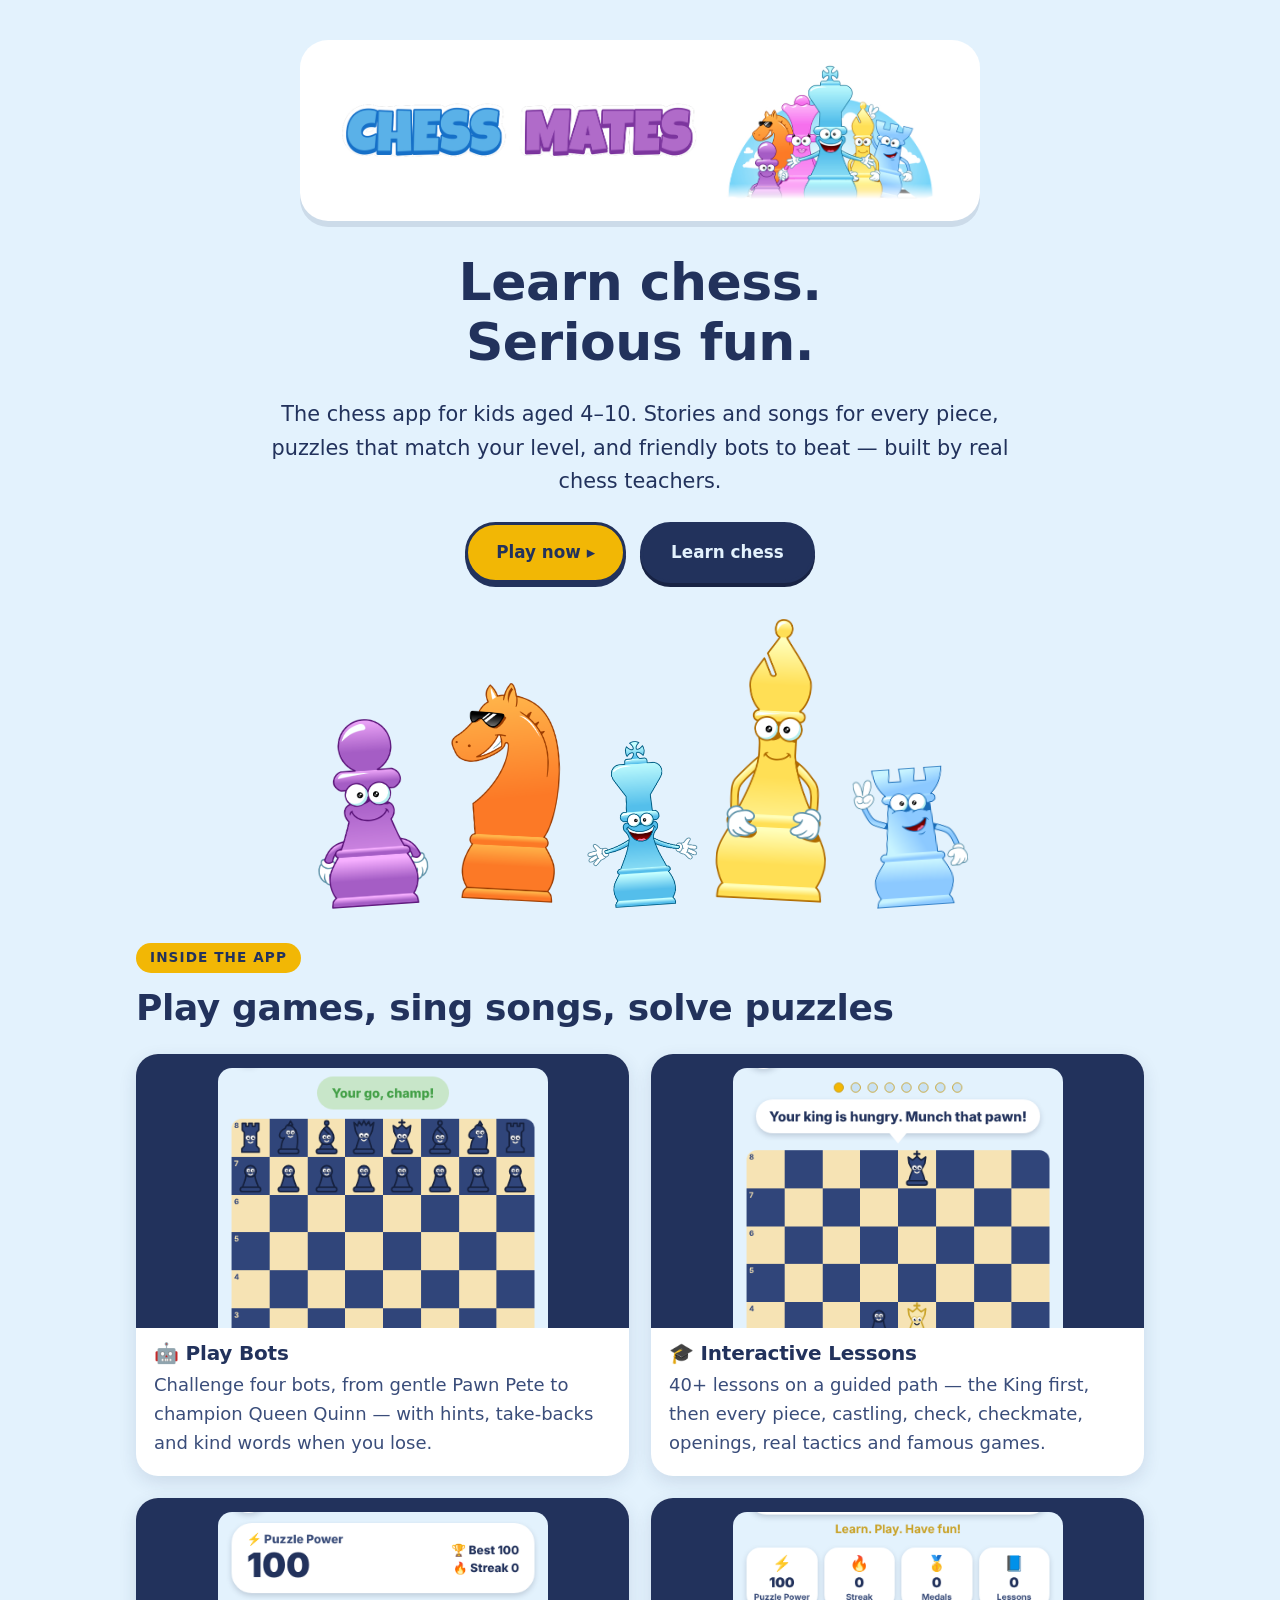
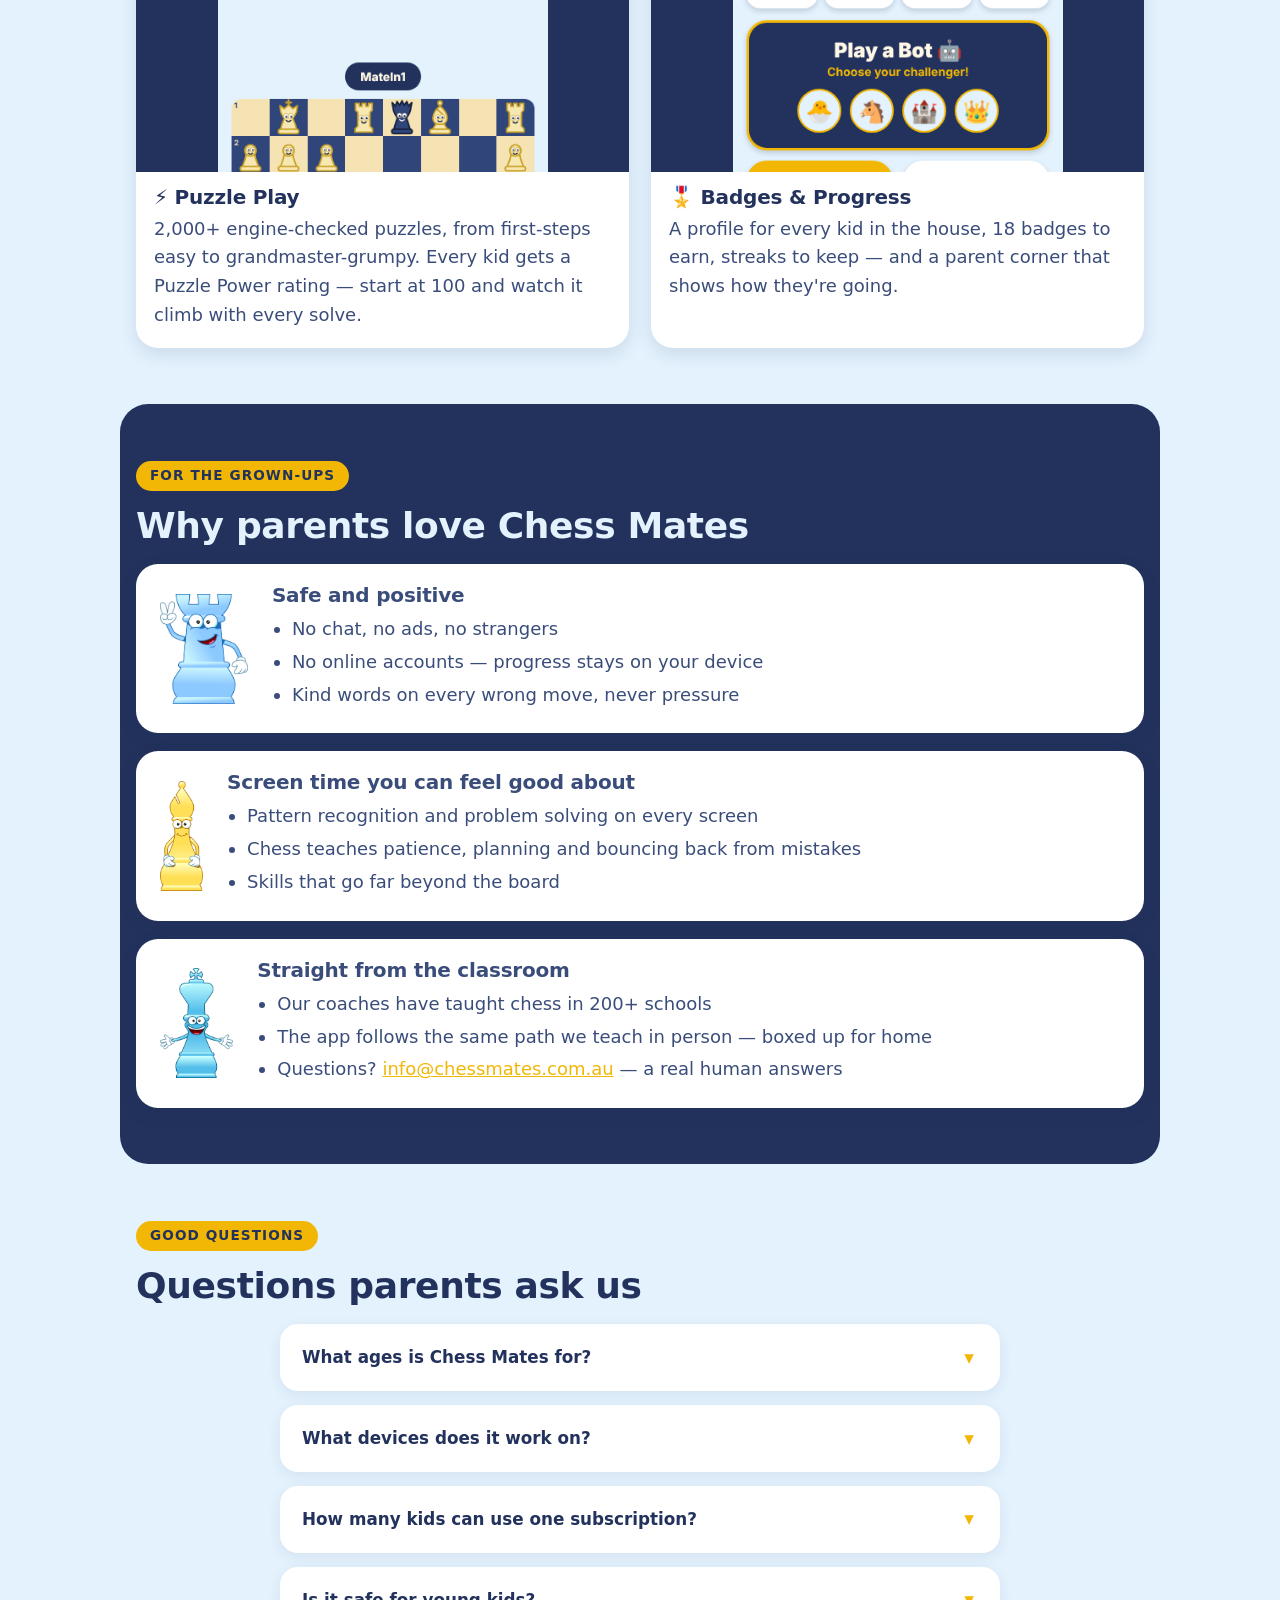
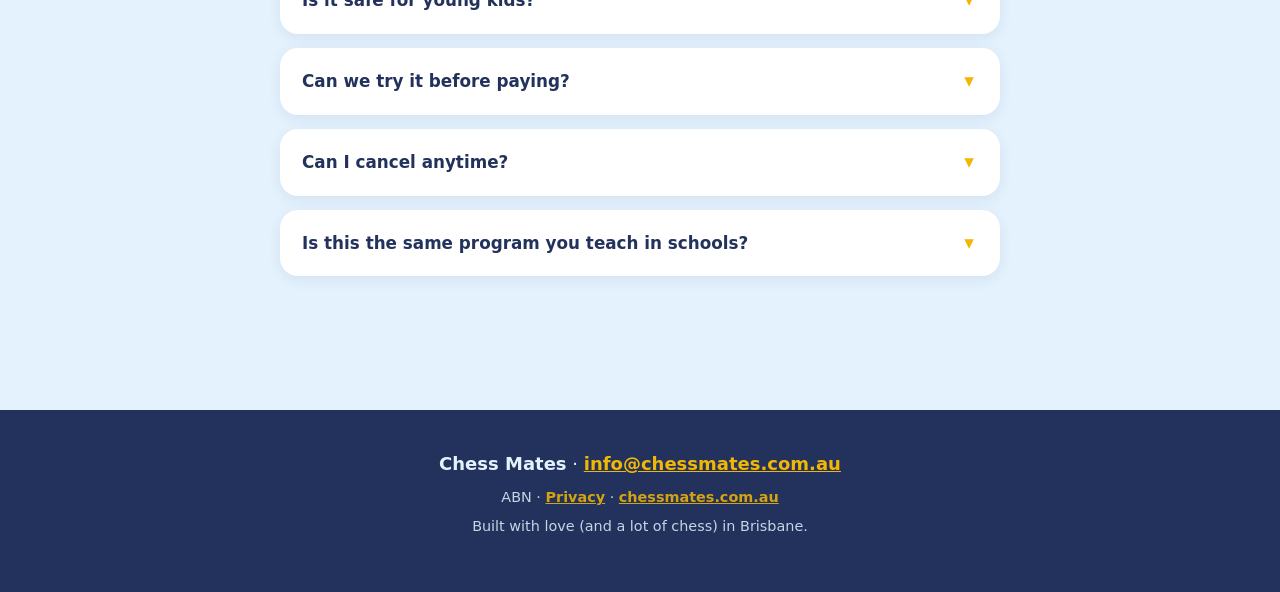
<file: index.html>
<!DOCTYPE html>
<html lang="en-AU">
<head>
  <meta charset="utf-8">
  <meta name="viewport" content="width=device-width, initial-scale=1">
  <title>Chess Mates — Learn chess. Serious fun.</title>
  <meta name="description" content="The chess app for kids aged 4-10. Stories and songs for every piece, 2,000+ engine-checked puzzles with a kid-friendly rating, and four friendly bots — built by coaches who have taught chess in 200+ schools.">
  <link rel="icon" href="img/favicon.png">
  <link rel="apple-touch-icon" href="img/icon-192.png">
  <link rel="stylesheet" href="style.css">
  <link rel="canonical" href="https://chessmates.online/">
  <meta property="og:title" content="Chess Mates — Learn chess. Serious fun.">
  <meta property="og:description" content="Stories, songs, rated puzzles and friendly bots teach kids 4-10 to love chess.">
  <meta property="og:url" content="https://chessmates.online/">
  <meta property="og:type" content="website">
  <meta property="og:image" content="https://chessmates.online/img/icon-512.png">
  <meta name="twitter:card" content="summary">
  <meta name="twitter:image" content="https://chessmates.online/img/icon-512.png">
  <meta name="theme-color" content="#22325C">
</head>
<body>

  <!-- ================= HERO ================= -->
  <section class="hero">
    <div class="wrap">
      <div class="hero-logo">
        <img src="img/logo-banner.png" alt="Chess Mates — logo with the chess piece characters waving" width="1387" height="320">
      </div>

      <h1>Learn chess.<br>Serious fun.</h1>
      <p class="lede">The chess app for kids aged 4–10. Stories and songs for every piece, puzzles that match your level, and friendly bots to beat — built by real chess teachers.</p>

      <div class="btn-row">
        <a class="btn btn-gold" href="/app/">Play now ▸</a>
        <a class="btn btn-navy" href="/app/">Learn chess</a>
      </div>

      <div class="peek-row" aria-hidden="true">
        <img src="img/pawn.png" alt="" loading="lazy">
        <img src="img/knight.png" alt="" loading="lazy">
        <img src="img/king.png" alt="" loading="lazy">
        <img src="img/bishop.png" alt="" loading="lazy">
        <img src="img/rook.png" alt="" loading="lazy">
      </div>
    </div>
  </section>

  <!-- ================= FEATURES (real app screenshots) ================= -->
  <section id="features">
    <div class="wrap">
      <span class="kicker">Inside the app</span>
      <h2>Play games, sing songs, solve puzzles</h2>

      <div class="feature-grid">
        <div class="feature">
          <div class="feature-shot"><img src="img/shots/bot.png" alt="A game against Pawn Pete in the Chess Mates app" loading="lazy"></div>
          <h3>🤖 Play Bots</h3>
          <p>Challenge four bots, from gentle Pawn Pete to champion Queen Quinn — with hints, take-backs and kind words when you lose.</p>
        </div>
        <div class="feature">
          <div class="feature-shot"><img src="img/shots/lesson.png" alt="A King lesson puzzle in the Chess Mates app" loading="lazy"></div>
          <h3>🎓 Interactive Lessons</h3>
          <p>40+ lessons on a guided path — the King first, then every piece, castling, check, checkmate, openings, real tactics and famous games.</p>
        </div>
        <div class="feature">
          <div class="feature-shot"><img src="img/shots/arcade.png" alt="Puzzle Play with the Puzzle Power rating" loading="lazy"></div>
          <h3>⚡ Puzzle Play</h3>
          <p>2,000+ engine-checked puzzles, from first-steps easy to grandmaster-grumpy. Every kid gets a Puzzle Power rating — start at 100 and watch it climb with every solve.</p>
        </div>
        <div class="feature">
          <div class="feature-shot"><img src="img/shots/home.png" alt="The Chess Mates home screen with stats and the lesson path" loading="lazy"></div>
          <h3>🎖️ Badges &amp; Progress</h3>
          <p>A profile for every kid in the house, 18 badges to earn, streaks to keep — and a parent corner that shows how they're going.</p>
        </div>
      </div>
    </div>
  </section>

  <!-- ================= WHY PARENTS LOVE IT ================= -->
  <section class="band" id="why">
    <div class="wrap">
      <span class="kicker">For the grown-ups</span>
      <h2>Why parents love Chess Mates</h2>

      <div class="why-row">
        <img src="img/rook.png" alt="" loading="lazy">
        <div>
          <h3>Safe and positive</h3>
          <ul>
            <li>No chat, no ads, no strangers</li>
            <li>No online accounts — progress stays on your device</li>
            <li>Kind words on every wrong move, never pressure</li>
          </ul>
        </div>
      </div>

      <div class="why-row">
        <img src="img/bishop.png" alt="" loading="lazy">
        <div>
          <h3>Screen time you can feel good about</h3>
          <ul>
            <li>Pattern recognition and problem solving on every screen</li>
            <li>Chess teaches patience, planning and bouncing back from mistakes</li>
            <li>Skills that go far beyond the board</li>
          </ul>
        </div>
      </div>

      <div class="why-row">
        <img src="img/king.png" alt="" loading="lazy">
        <div>
          <h3>Straight from the classroom</h3>
          <ul>
            <li>Our coaches have taught chess in 200+ schools</li>
            <li>The app follows the same path we teach in person — boxed up for home</li>
            <li>Questions? <a href="mailto:info@chessmates.com.au">info@chessmates.com.au</a> — a real human answers</li>
          </ul>
        </div>
      </div>
    </div>
  </section>


  <!-- ================= FAQ ================= -->
  <section id="faq">
    <div class="wrap">
      <span class="kicker">Good questions</span>
      <h2>Questions parents ask us</h2>

      <div class="faq-list">
        <details>
          <summary>What ages is Chess Mates for?</summary>
          <p>It's built for kids aged 4–10. Complete beginners start with the King and learn one piece at a time; kids who already play jump straight into puzzles and bots that match their level.</p>
        </details>
        <details>
          <summary>What devices does it work on?</summary>
          <p>Any device with a web browser — iPad, tablet, phone, laptop. Nothing to install: open chessmates.online and play.</p>
        </details>
        <details>
          <summary>How many kids can use one subscription?</summary>
          <p>All of them! One subscription covers every child in your house. Each kid gets their own profile with their own progress, puzzle rating, streaks and badges.</p>
        </details>
        <details>
          <summary>Is it safe for young kids?</summary>
          <p>Yes. There's no chat, no ads, no strangers and no online accounts — progress stays on your device. Wrong moves get kind words, never pressure. Kids can even set a secret PIN so siblings can't mix up their progress.</p>
        </details>
        <details>
          <summary>Can we try it before paying?</summary>
          <p>Absolutely — the free sample includes the first lesson, ten puzzles and a game against Pawn Pete, no sign-up needed. When you subscribe, we email you a family code that unlocks everything.</p>
        </details>
        <details>
          <summary>Can I cancel anytime?</summary>
          <p>Yep. Monthly plans cancel any time with a click. Yearly plans run to the end of the year you've paid for and simply don't renew.</p>
        </details>
        <details>
          <summary>Is this the same program you teach in schools?</summary>
          <p>It is — our coaches have taught chess in 200+ schools, and the app follows the same path we teach in person, boxed up for home. If your school runs Chess Mates classes, check your email for a special first-year offer.</p>
        </details>
      </div>
    </div>
  </section>

  <!-- ================= PRICING (hidden on the live site until Stripe links are wired) ================= -->
  <section id="pricing" class="todo">
    <div class="wrap">
      <span class="kicker">Join the club</span>
      <h2>Simple, family-friendly pricing</h2>
      <p class="lede">One subscription covers every kid in your house — profiles, progress, badges, the lot.</p>

      <div class="price-grid">
        <div class="price-card price-best">
          <span class="price-flag">Best value</span>
          <h3>Yearly</h3>
          <p class="price-big">$45<span>/year</span></p>
          <p>That's under $4 a month. Less than one hot chocolate.</p>
          <a class="btn btn-gold" href="#STRIPE_YEARLY_LINK">Get started ▸</a>
        </div>
        <div class="price-card">
          <h3>Monthly</h3>
          <p class="price-big">$10<span>/month</span></p>
          <p>Try it month to month. Cancel any time.</p>
          <a class="btn btn-navy" href="#STRIPE_MONTHLY_LINK">Get started ▸</a>
        </div>
      </div>
      <p class="price-note">Already a Chess Mates family from our school programs? Check your email for your <strong>$1 first-year code</strong>. 💙</p>
    </div>
  </section>

  <!-- ================= FOOTER ================= -->
  <footer>
    <div class="wrap">
      <p><strong>Chess Mates</strong> · <a href="mailto:info@chessmates.com.au">info@chessmates.com.au</a></p>
      <p class="footer-small">ABN <span class="todo">[ASH: add ABN]</span> · <a href="privacy.html">Privacy</a> · <a href="https://chessmates.com.au">chessmates.com.au</a></p>
      <p class="footer-small">Built with love (and a lot of chess) in Brisbane.</p>
    </div>
  </footer>

</body>
</html>
</file>
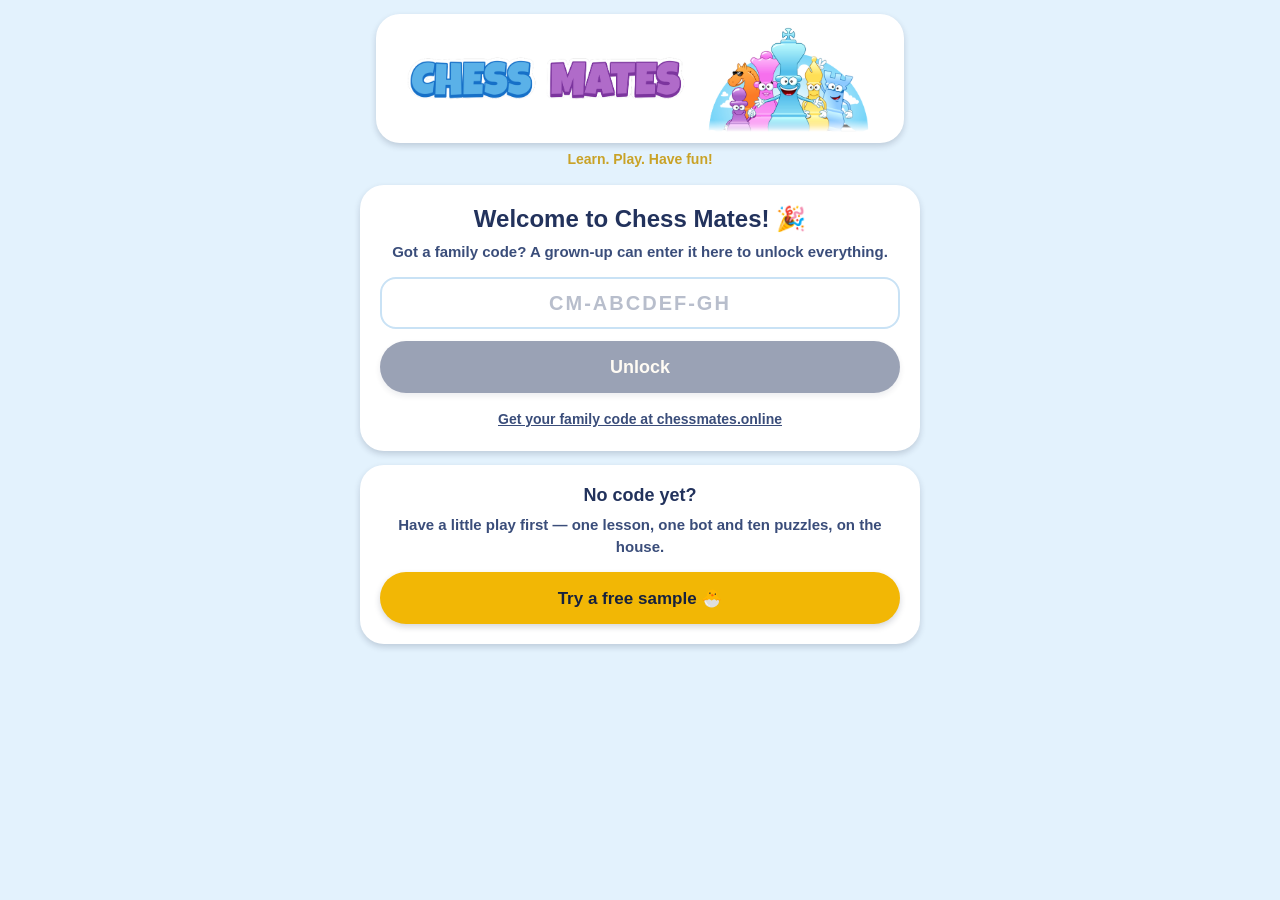
<file: app/index.html>
<!doctype html>
<html lang="en">
  <head>
    <meta charset="utf-8" />
    <meta httpEquiv="X-UA-Compatible" content="IE=edge" />
    <meta name="viewport" content="width=device-width, initial-scale=1, shrink-to-fit=no" />
    <title>Chess Mates</title>
    <!-- The `react-native-web` recommended style reset: https://necolas.github.io/react-native-web/docs/setup/#root-element -->
    <style id="expo-reset">
      /* These styles make the body full-height */
      html,
      body {
        height: 100%;
      }
      /* These styles disable body scrolling if you are using <ScrollView> */
      body {
        overflow: hidden;
      }
      /* These styles make the root element full-height */
      #root {
        display: flex;
        height: 100%;
        flex: 1;
      }
    </style>
  <meta name="theme-color" content="#22325C">
<link rel="icon" href="./favicon.ico"/></head>

  <body>
    <!-- Use static rendering with Expo Router to support running without JavaScript. -->
    <noscript> You need to enable JavaScript to run this app. </noscript>
    <!-- The root element for your Expo app. -->
    <div id="root"></div>
  <script src="./expo/static/js/web/index-699ac389f9761b547cec6871f6c8be5c.js" defer></script>
</body>
</html>
</file>
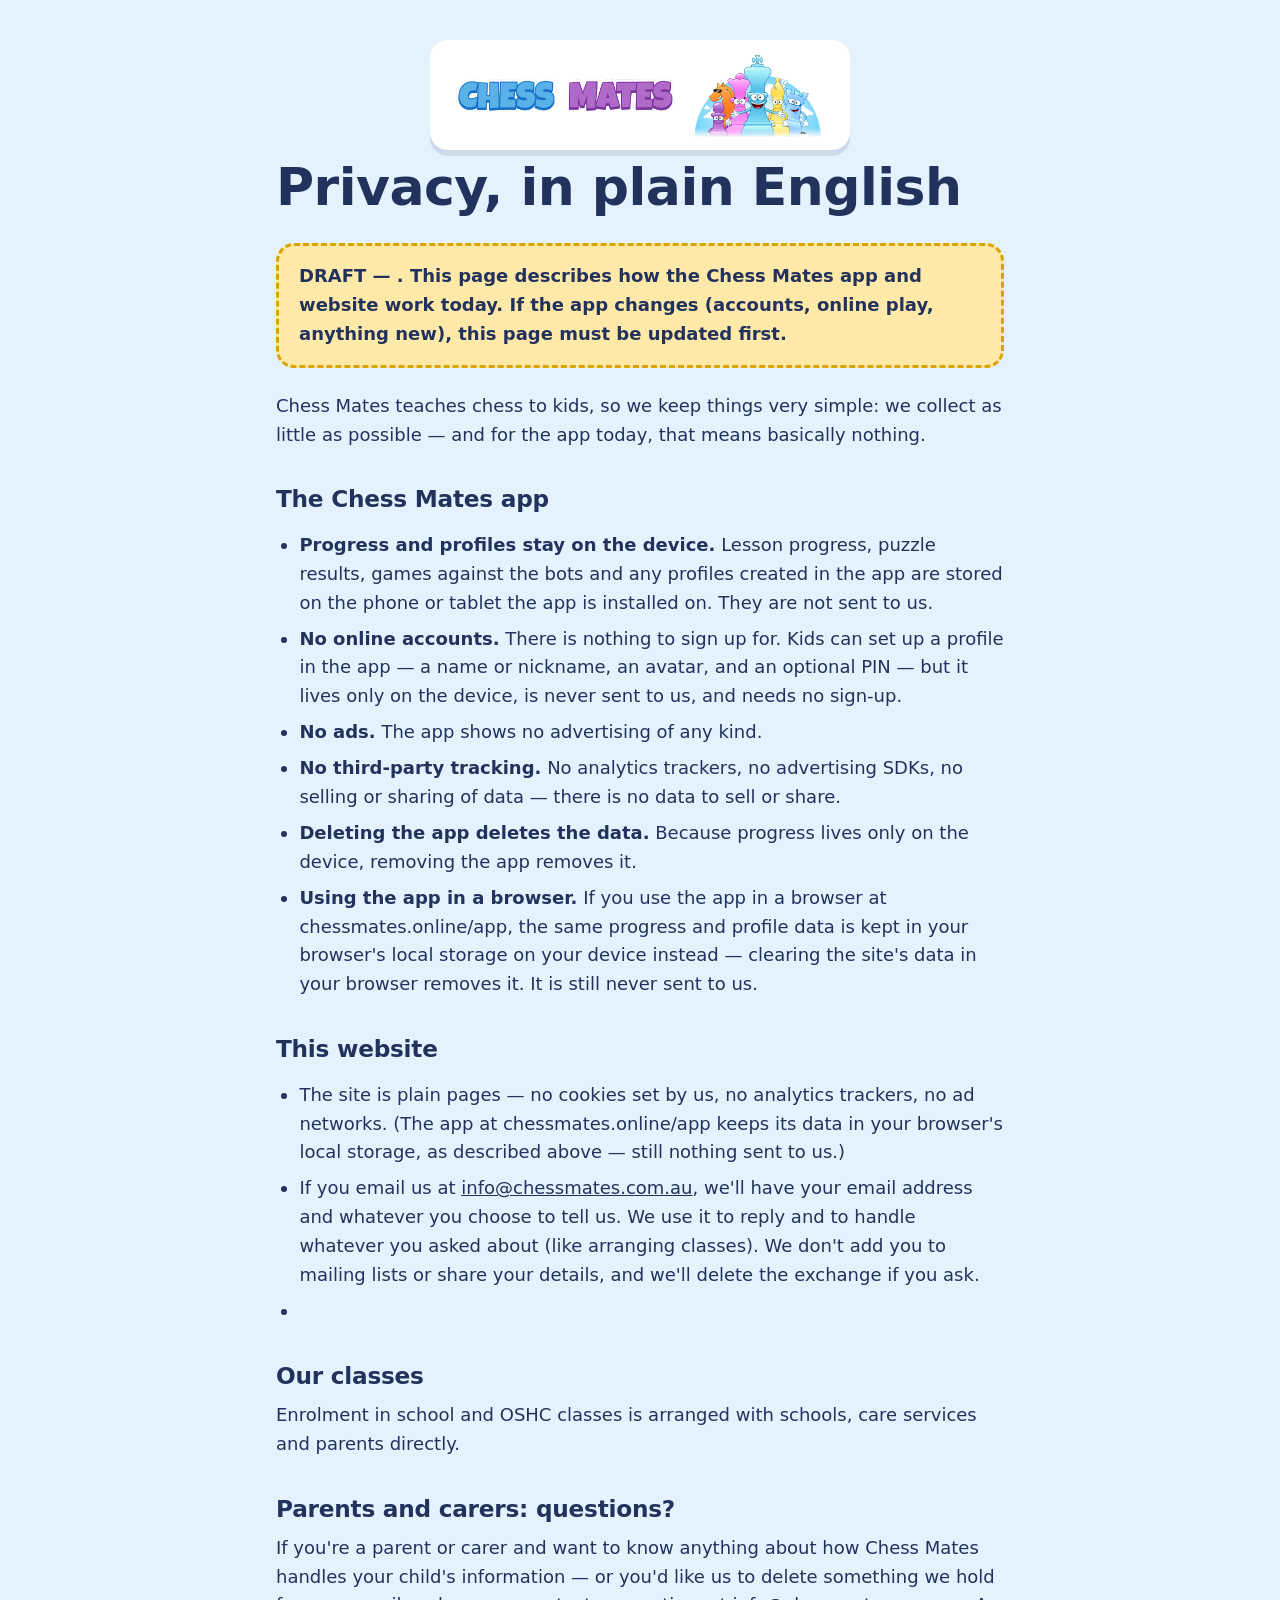
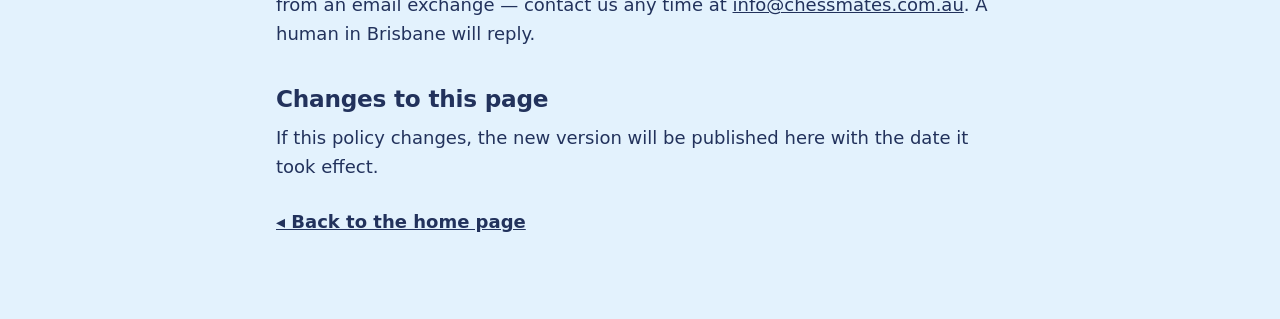
<file: privacy.html>
<!DOCTYPE html>
<html lang="en-AU">
<head>
  <meta charset="utf-8">
  <meta name="viewport" content="width=device-width, initial-scale=1">
  <title>Privacy — Chess Mates</title>
  <meta name="description" content="Plain-English draft privacy policy for the Chess Mates app and website.">
  <link rel="icon" href="img/favicon.png">
  <link rel="stylesheet" href="style.css">
</head>
<body>

  <main class="page-main">
    <div class="wrap">
      <a class="page-logo" href="index.html">
        <img src="img/logo-banner.png" alt="Chess Mates — back to the home page" width="1425" height="320">
      </a>

      <h1>Privacy, in plain English</h1>

      <p class="notice">DRAFT — <span class="todo">[ASH: have this reviewed before publishing]</span>. This page describes how the Chess Mates app and website work today. If the app changes (accounts, online play, anything new), this page must be updated first.</p>

      <p>Chess Mates teaches chess to kids, so we keep things very simple: we collect as little as possible — and for the app today, that means basically nothing.</p>

      <h2>The Chess Mates app</h2>
      <ul>
        <li><strong>Progress and profiles stay on the device.</strong> Lesson progress, puzzle results, games against the bots and any profiles created in the app are stored on the phone or tablet the app is installed on. They are not sent to us.</li>
        <li><strong>No online accounts.</strong> There is nothing to sign up for. Kids can set up a profile in the app — a name or nickname, an avatar, and an optional PIN — but it lives only on the device, is never sent to us, and needs no sign-up.</li>
        <li><strong>No ads.</strong> The app shows no advertising of any kind.</li>
        <li><strong>No third-party tracking.</strong> No analytics trackers, no advertising SDKs, no selling or sharing of data — there is no data to sell or share.</li>
        <li><strong>Deleting the app deletes the data.</strong> Because progress lives only on the device, removing the app removes it.</li>
        <li><strong>Using the app in a browser.</strong> If you use the app in a browser at chessmates.online/app, the same progress and profile data is kept in your browser's local storage on your device instead — clearing the site's data in your browser removes it. It is still never sent to us.</li>
      </ul>

      <h2>This website</h2>
      <ul>
        <li>The site is plain pages — no cookies set by us, no analytics trackers, no ad networks. (The app at chessmates.online/app keeps its data in your browser's local storage, as described above — still nothing sent to us.)</li>
        <li>If you email us at <a href="mailto:info@chessmates.com.au">info@chessmates.com.au</a>, we'll have your email address and whatever you choose to tell us. We use it to reply and to handle whatever you asked about (like arranging classes). We don't add you to mailing lists or share your details, and we'll delete the exchange if you ask.</li>
        <li><span class="todo">[ASH: confirm with the host whether server access logs are kept, and note it here if so]</span></li>
      </ul>

      <h2>Our classes</h2>
      <p>Enrolment in school and OSHC classes is arranged with schools, care services and parents directly. <span class="todo">[ASH: describe what enrolment info is collected and where it is stored, before publishing]</span></p>

      <h2>Parents and carers: questions?</h2>
      <p>If you're a parent or carer and want to know anything about how Chess Mates handles your child's information — or you'd like us to delete something we hold from an email exchange — contact us any time at <a href="mailto:info@chessmates.com.au">info@chessmates.com.au</a>. A human in Brisbane will reply.</p>

      <h2>Changes to this page</h2>
      <p>If this policy changes, the new version will be published here with the date it took effect. <span class="todo">[ASH: add effective date when published]</span></p>

      <p><a class="back-link" href="index.html">◂ Back to the home page</a></p>
    </div>
  </main>

</body>
</html>
</file>
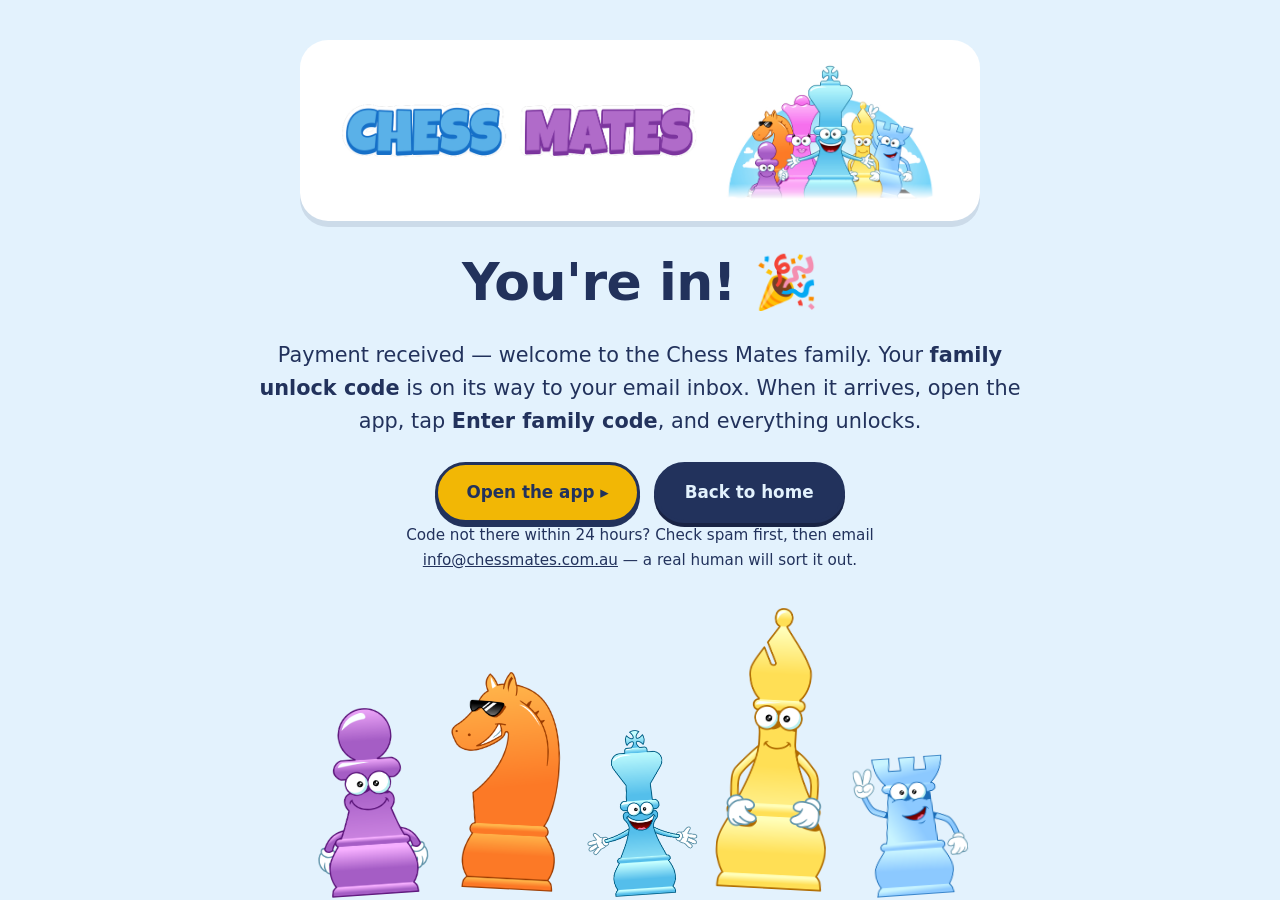
<file: thanks.html>
<!DOCTYPE html>
<html lang="en-AU">
<head>
  <meta charset="utf-8">
  <meta name="viewport" content="width=device-width, initial-scale=1">
  <title>Thank you — Chess Mates</title>
  <meta name="description" content="Payment received — welcome to Chess Mates!">
  <link rel="icon" href="img/favicon.png">
  <link rel="stylesheet" href="style.css">
  <meta name="robots" content="noindex">
  <meta name="theme-color" content="#22325C">
</head>
<body>

  <section class="hero">
    <div class="wrap">
      <div class="hero-logo">
        <img src="img/logo-banner.png" alt="Chess Mates" width="1387" height="320">
      </div>

      <h1>You're in! 🎉</h1>
      <p class="lede">Payment received — welcome to the Chess Mates family. Your <strong>family unlock code</strong> is on its way to your email inbox. When it arrives, open the app, tap <strong>Enter family code</strong>, and everything unlocks.</p>

      <div class="btn-row">
        <a class="btn btn-gold" href="/app/">Open the app ▸</a>
        <a class="btn btn-navy" href="/">Back to home</a>
      </div>

      <p class="lede" style="font-size:0.95rem">Code not there within 24 hours? Check spam first, then email <a href="mailto:info@chessmates.com.au">info@chessmates.com.au</a> — a real human will sort it out.</p>

      <div class="peek-row" aria-hidden="true">
        <img src="img/pawn.png" alt="" loading="lazy">
        <img src="img/knight.png" alt="" loading="lazy">
        <img src="img/king.png" alt="" loading="lazy">
        <img src="img/bishop.png" alt="" loading="lazy">
        <img src="img/rook.png" alt="" loading="lazy">
      </div>
    </div>
  </section>

</body>
</html>
</file>
<file: style.css>
/* ==========================================================================
   Chess Mates — chessmates.online
   One stylesheet, zero dependencies, system fonts only.
   Brand: navy #22325C · cream #FFF8E7 · gold #F2B705
   ========================================================================== */

:root {
  --navy: #22325C;
  --navy-deep: #182344;
  --cream: #E3F2FD; /* sky blue — Ash wants light blue backgrounds everywhere */
  --gold: #F2B705;
  --gold-dark: #D9A404;
  --white: #FFFFFF;
  --radius-lg: 28px;
  --radius-md: 18px;
  --radius-pill: 999px;
  --gutter: 16px;
  --shadow-card: 0 6px 0 rgba(34, 50, 92, 0.12);
  --shadow-card-hover: 0 10px 0 rgba(34, 50, 92, 0.16);
}

/* ---- Reset-ish ---- */

*,
*::before,
*::after {
  box-sizing: border-box;
}

html {
  scroll-behavior: smooth;
}

body {
  margin: 0;
  background: var(--cream);
  color: var(--navy);
  font-family: ui-rounded, "SF Pro Rounded", "Hiragino Maru Gothic ProN",
    Quicksand, Comfortaa, Manjari, "Arial Rounded MT Bold", Calibri,
    system-ui, -apple-system, "Segoe UI", Roboto, sans-serif;
  font-size: 18px;
  line-height: 1.6;
  overflow-x: hidden; /* belt-and-braces: no sideways scroll, ever */
}

img {
  max-width: 100%;
  height: auto;
  display: block;
}

a {
  color: var(--navy);
}

/* ---- Layout ---- */

.wrap {
  max-width: 1040px;
  margin: 0 auto;
  padding-left: var(--gutter);
  padding-right: var(--gutter);
}

section {
  padding: 56px 0;
}

/* ---- Type ---- */

h1,
h2,
h3 {
  line-height: 1.15;
  margin: 0 0 0.5em;
  font-weight: 800;
  letter-spacing: -0.01em;
}

h1 {
  font-size: clamp(2rem, 6vw, 3.25rem);
}

h2 {
  font-size: clamp(1.6rem, 4.5vw, 2.25rem);
}

h3 {
  font-size: 1.25rem;
}

p {
  margin: 0 0 1em;
}

.kicker {
  display: inline-block;
  background: var(--gold);
  color: var(--navy);
  font-weight: 800;
  font-size: 0.85rem;
  text-transform: uppercase;
  letter-spacing: 0.08em;
  padding: 4px 14px;
  border-radius: var(--radius-pill);
  margin-bottom: 14px;
}

.lede {
  font-size: clamp(1.05rem, 2.5vw, 1.3rem);
  max-width: 38em;
}

/* Editorial placeholders — loud on purpose so nothing false ships. */
.todo {
  display: inline-block;
  background: #FFE9A8;
  border: 2px dashed var(--gold-dark);
  border-radius: 8px;
  padding: 1px 8px;
  font-weight: 700;
  font-size: 0.9em;
}

/* ---- Buttons ---- */

.btn {
  display: inline-block;
  font-weight: 800;
  font-size: 1.05rem;
  text-decoration: none;
  padding: 14px 28px;
  border-radius: var(--radius-pill);
  border: 3px solid var(--navy);
  transition: transform 120ms ease, box-shadow 120ms ease,
    background-color 120ms ease;
}

.btn:hover,
.btn:focus-visible {
  transform: translateY(-2px);
}

.btn:active {
  transform: translateY(1px);
}

.btn-gold {
  background: var(--gold);
  color: var(--navy);
  box-shadow: 0 4px 0 var(--navy);
}

.btn-gold:hover,
.btn-gold:focus-visible {
  background: #FFC61A;
  box-shadow: 0 6px 0 var(--navy);
}

.btn-navy {
  background: var(--navy);
  color: var(--cream);
  box-shadow: 0 4px 0 var(--navy-deep);
}

.btn-navy:hover,
.btn-navy:focus-visible {
  background: #2C4078;
  box-shadow: 0 6px 0 var(--navy-deep);
}

.btn-row {
  display: flex;
  flex-wrap: wrap;
  gap: 14px;
  justify-content: center;
  margin-top: 24px;
}

/* ---- Hero ---- */

.hero {
  padding-top: 40px;
  padding-bottom: 0;
  text-align: center;
}

.hero-logo {
  background: var(--white);
  border-radius: var(--radius-lg);
  box-shadow: var(--shadow-card);
  padding: 18px 26px;
  max-width: 680px;
  margin: 0 auto 32px;
}

.hero-logo img {
  margin: 0 auto;
}

.hero .lede {
  margin-left: auto;
  margin-right: auto;
}

/* Characters peeking over the fold into the next section */
.peek-row {
  display: flex;
  justify-content: center;
  align-items: flex-end;
  gap: 2vw;
  margin-top: 36px;
  margin-bottom: -14px; /* toes dangle over the section edge */
  pointer-events: none;
}

.peek-row img {
  width: clamp(56px, 11vw, 110px);
  transition: transform 150ms ease;
  pointer-events: auto;
}

.peek-row img:nth-child(odd) {
  transform: rotate(-4deg) translateY(6px);
}

.peek-row img:nth-child(even) {
  transform: rotate(3deg);
}

.peek-row img:hover {
  transform: rotate(0deg) translateY(-8px);
}

/* ---- Alternating band ---- */

.band {
  background: var(--navy);
  color: var(--cream);
  border-radius: var(--radius-lg);
  margin-left: var(--gutter);
  margin-right: var(--gutter);
}

.band h2,
.band h3 {
  color: var(--cream);
}

.band a {
  color: var(--gold);
}

.band .kicker {
  background: var(--gold);
  color: var(--navy);
}

@media (min-width: 1072px) {
  .band {
    max-width: 1040px;
    margin-left: auto;
    margin-right: auto;
  }
}

/* ---- Cards ---- */

.card-grid {
  display: grid;
  grid-template-columns: repeat(auto-fit, minmax(240px, 1fr));
  gap: 20px;
  margin-top: 32px;
}

.card {
  background: var(--white);
  border: 3px solid var(--navy);
  border-radius: var(--radius-lg);
  box-shadow: var(--shadow-card);
  padding: 28px 24px;
  text-align: center;
  transition: transform 150ms ease, box-shadow 150ms ease;
}

.card:hover {
  transform: translateY(-4px);
  box-shadow: var(--shadow-card-hover);
}

.card img {
  width: 84px;
  margin: 0 auto 14px;
}

.card p {
  margin-bottom: 0;
}

/* Cards that sit on the navy band */
.band .card {
  background: var(--cream);
  border-color: var(--gold);
  box-shadow: 0 6px 0 rgba(0, 0, 0, 0.25);
  color: var(--navy);
}

.band .card h3 {
  color: var(--navy);
}

/* ---- Levels ---- */

.level-list {
  list-style: none;
  margin: 28px 0 0;
  padding: 0;
  display: grid;
  gap: 14px;
}

.level-list li {
  background: var(--cream);
  color: var(--navy);
  border-radius: var(--radius-md);
  padding: 16px 20px 16px 18px;
  border-left: 10px solid;
  text-align: left;
}

.level-bronze {
  border-color: #B4722C;
}

.level-silver {
  border-color: #9AA5B1;
}

.level-gold {
  border-color: var(--gold);
}

.level-list strong {
  display: block;
  font-size: 1.1rem;
}

/* ---- Where we are ---- */

.place-grid {
  display: grid;
  grid-template-columns: repeat(auto-fit, minmax(200px, 1fr));
  gap: 16px;
  margin-top: 28px;
}

.place {
  background: var(--white);
  border: 3px solid var(--navy);
  border-radius: var(--radius-md);
  padding: 20px;
  text-align: center;
  transition: transform 150ms ease;
}

.place:hover {
  transform: translateY(-3px);
}

.place .badge {
  display: inline-block;
  border-radius: var(--radius-pill);
  font-size: 0.8rem;
  font-weight: 800;
  text-transform: uppercase;
  letter-spacing: 0.06em;
  padding: 3px 12px;
  margin-bottom: 8px;
}

.badge-now {
  background: var(--gold);
  color: var(--navy);
}

.badge-soon {
  background: var(--navy);
  color: var(--cream);
}

.place h3 {
  margin-bottom: 0.2em;
}

.place p {
  margin-bottom: 0;
  font-size: 0.95rem;
}

/* ---- Footer ---- */

footer {
  background: var(--navy);
  color: var(--cream);
  margin-top: 64px;
  padding: 40px 0 48px;
  text-align: center;
}

footer a {
  color: var(--gold);
  font-weight: 700;
}

footer a:hover,
footer a:focus-visible {
  text-decoration-thickness: 3px;
}

footer p {
  margin-bottom: 0.4em;
}

.footer-small {
  font-size: 0.9rem;
  opacity: 0.85;
}

footer .todo {
  color: var(--navy);
}

/* ---- Privacy page ---- */

.page-main {
  padding: 40px 0 64px;
}

.page-main .wrap {
  max-width: 760px;
}

.page-logo {
  display: block;
  width: min(420px, 100%);
  margin: 0 auto 8px;
  background: var(--white);
  border-radius: var(--radius-md);
  box-shadow: var(--shadow-card);
  padding: 10px 16px;
}

.notice {
  background: #FFE9A8;
  border: 3px dashed var(--gold-dark);
  border-radius: var(--radius-md);
  padding: 16px 20px;
  font-weight: 700;
  margin: 24px 0;
}

.page-main h2 {
  margin-top: 1.6em;
  font-size: 1.45rem;
}

.page-main ul {
  padding-left: 1.3em;
}

.page-main li {
  margin-bottom: 0.4em;
}

.back-link {
  display: inline-block;
  margin-top: 8px;
  font-weight: 800;
}

/* ---- Small screens (≤ 420px keeps everything comfy at 360px) ---- */

@media (max-width: 420px) {
  body {
    font-size: 16px;
  }

  section {
    padding: 40px 0;
  }

  .btn {
    width: 100%;
    text-align: center;
  }

  .hero-logo {
    padding: 12px 14px;
  }

  .peek-row img:nth-child(4),
  .peek-row img:nth-child(5) {
    display: none; /* three mates fit nicely at 360px */
  }

  .card-grid,
  .place-grid {
    grid-template-columns: 1fr;
  }
}

/* ---- Reduced motion ---- */

@media (prefers-reduced-motion: reduce) {
  html {
    scroll-behavior: auto;
  }

  .btn,
  .card,
  .place,
  .peek-row img {
    transition: none;
  }
}

/* ============ ChessKid-style feature cards (real app screenshots) ============ */
.feature-grid {
  display: grid;
  grid-template-columns: 1fr 1fr;
  gap: 22px;
  margin-top: 26px;
}
@media (max-width: 700px) { .feature-grid { grid-template-columns: 1fr; } }
.feature {
  background: var(--white);
  border-radius: 22px;
  overflow: hidden;
  box-shadow: 0 6px 18px rgba(34, 50, 92, 0.12);
  display: flex;
  flex-direction: column;
}
.feature-shot {
  background: var(--navy);
  padding: 14px 14px 0;
  display: flex;
  justify-content: center;
}
.feature-shot img {
  width: 100%;
  max-width: 330px;
  height: 260px;
  object-fit: cover;
  object-position: top;
  border-radius: 14px 14px 0 0;
  display: block;
}
.feature h3 { margin: 14px 18px 6px; font-size: 1.25rem; color: var(--navy); }
.feature p { margin: 0 18px 18px; color: #3A4D7A; }

/* ============ Why parents love it ============ */
.why-row {
  display: flex;
  align-items: center;
  gap: 24px;
  background: var(--white);
  border-radius: 22px;
  padding: 20px 24px;
  margin-top: 18px;
  box-shadow: 0 6px 18px rgba(34, 50, 92, 0.12);
}
.why-row > img { height: 110px; flex-shrink: 0; }
.why-row h3 { margin: 0 0 8px; color: var(--navy); font-size: 1.25rem; }
.why-row ul { margin: 0; padding-left: 20px; color: #3A4D7A; }
.why-row li { margin: 4px 0; }
.band .why-row h3, .band .why-row ul { color: inherit; }
.band .why-row { color: #3A4D7A; }
@media (max-width: 560px) {
  .why-row { flex-direction: column; text-align: left; }
  .why-row > img { height: 84px; }
}

/* ============ Pricing ============ */
.price-grid { display: grid; grid-template-columns: 1fr 1fr; gap: 22px; margin-top: 26px; }
@media (max-width: 620px) { .price-grid { grid-template-columns: 1fr; } }
.price-card {
  background: var(--white); border-radius: 22px; padding: 26px 24px; text-align: center;
  box-shadow: 0 6px 18px rgba(34, 50, 92, 0.12); position: relative;
}
.price-best { border: 3px solid var(--gold); }
.price-flag {
  position: absolute; top: -14px; left: 50%; transform: translateX(-50%);
  background: var(--gold); color: var(--navy); font-weight: 800; font-size: 0.8rem;
  padding: 4px 14px; border-radius: 999px;
}
.price-card h3 { margin: 0 0 6px; color: var(--navy); }
.price-big { font-size: 2.6rem; font-weight: 800; color: var(--navy); margin: 4px 0; }
.price-big span { font-size: 1rem; font-weight: 700; color: #3A4D7A; }
.price-card p { color: #3A4D7A; }
.price-card .btn { margin-top: 10px; display: inline-block; }
.price-note { text-align: center; margin-top: 20px; color: var(--navy); }

/* ---- FAQ accordions ---- */
.faq-list {
  max-width: 720px;
  margin: 0 auto;
}
.faq-list details {
  background: #fff;
  border-radius: 18px;
  box-shadow: 0 4px 14px rgba(34, 50, 92, 0.08);
  margin-bottom: 14px;
  padding: 4px 22px;
}
.faq-list summary {
  cursor: pointer;
  font-weight: 800;
  color: var(--navy);
  font-size: 1.05rem;
  padding: 16px 0;
  list-style: none;
  position: relative;
  padding-right: 34px;
}
.faq-list summary::-webkit-details-marker { display: none; }
.faq-list summary::after {
  content: '▾';
  position: absolute;
  right: 4px;
  top: 50%;
  transform: translateY(-50%);
  color: var(--gold);
  font-size: 1.2rem;
  transition: transform 0.2s;
}
.faq-list details[open] summary::after {
  transform: translateY(-50%) rotate(180deg);
}
.faq-list details p {
  margin: 0 0 18px;
  color: var(--ink-soft, #44507a);
  line-height: 1.6;
}

.todo { display: none !important; }
</file>
